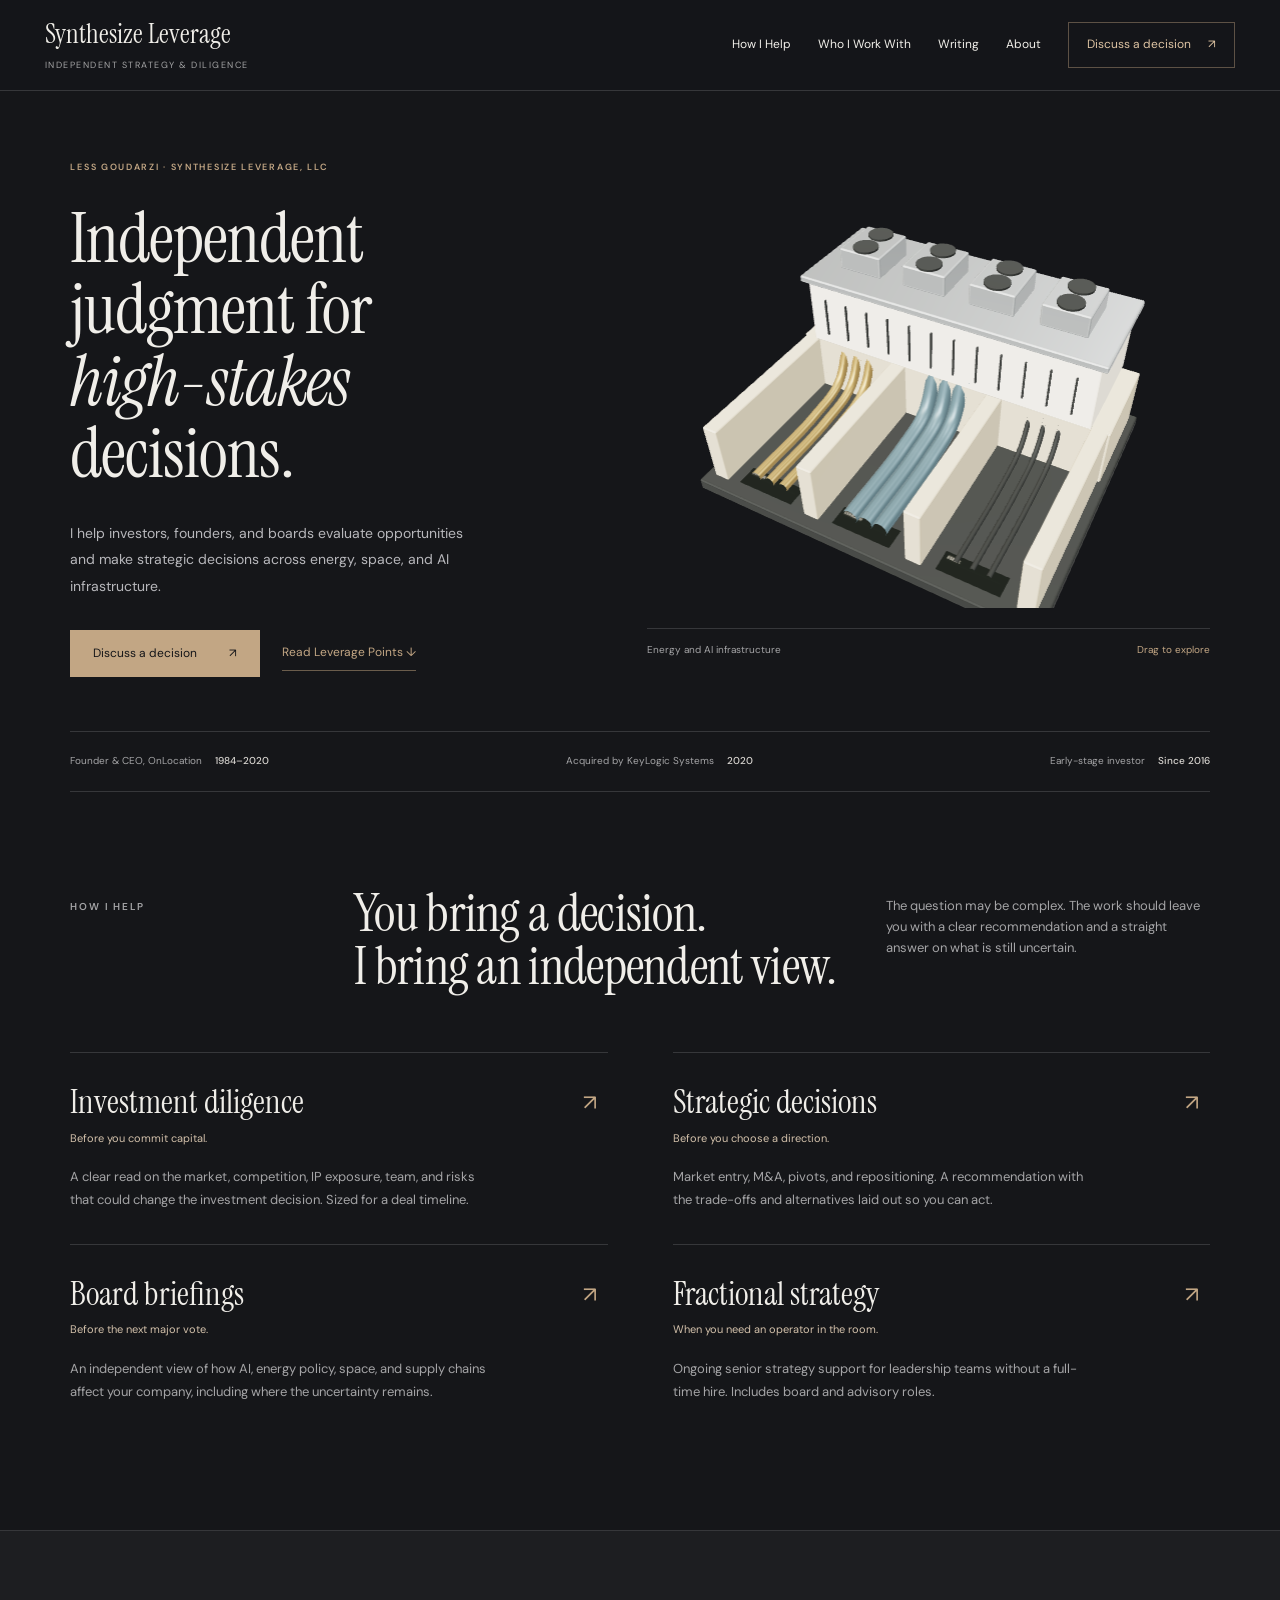
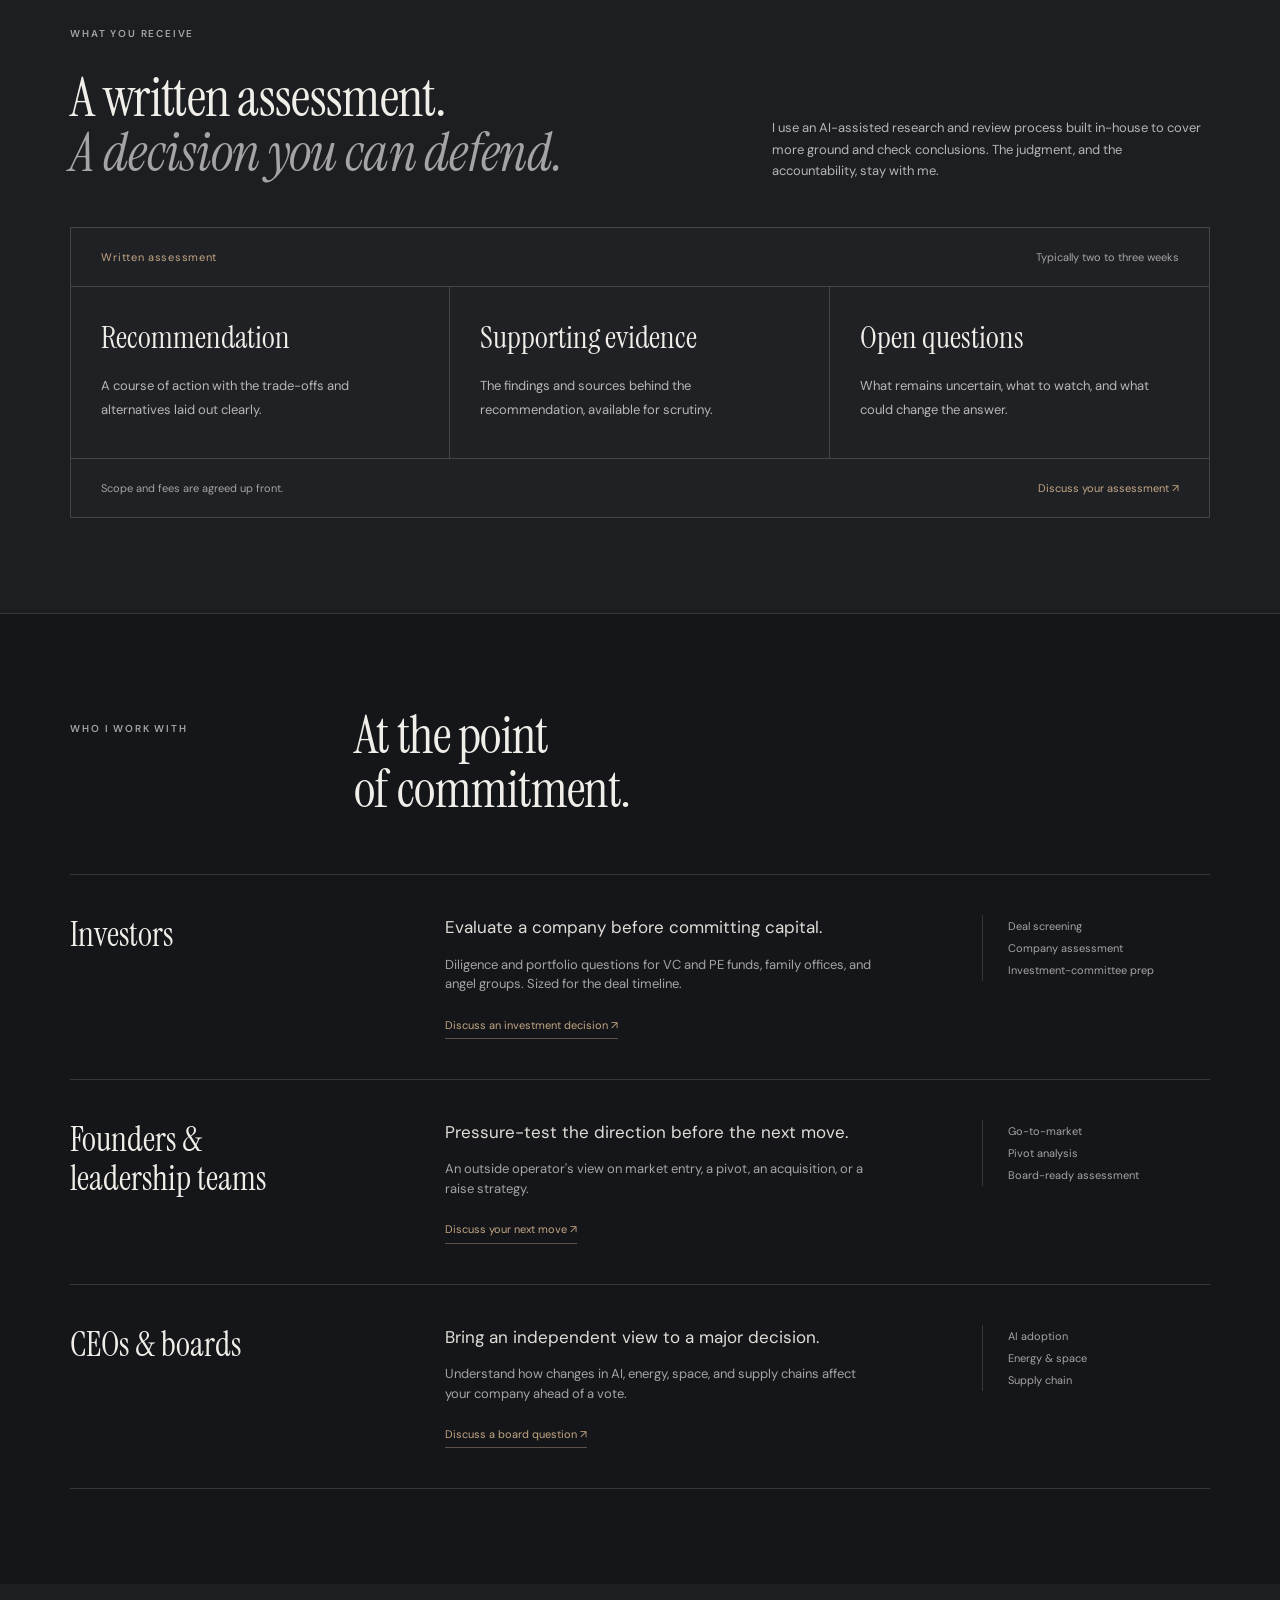
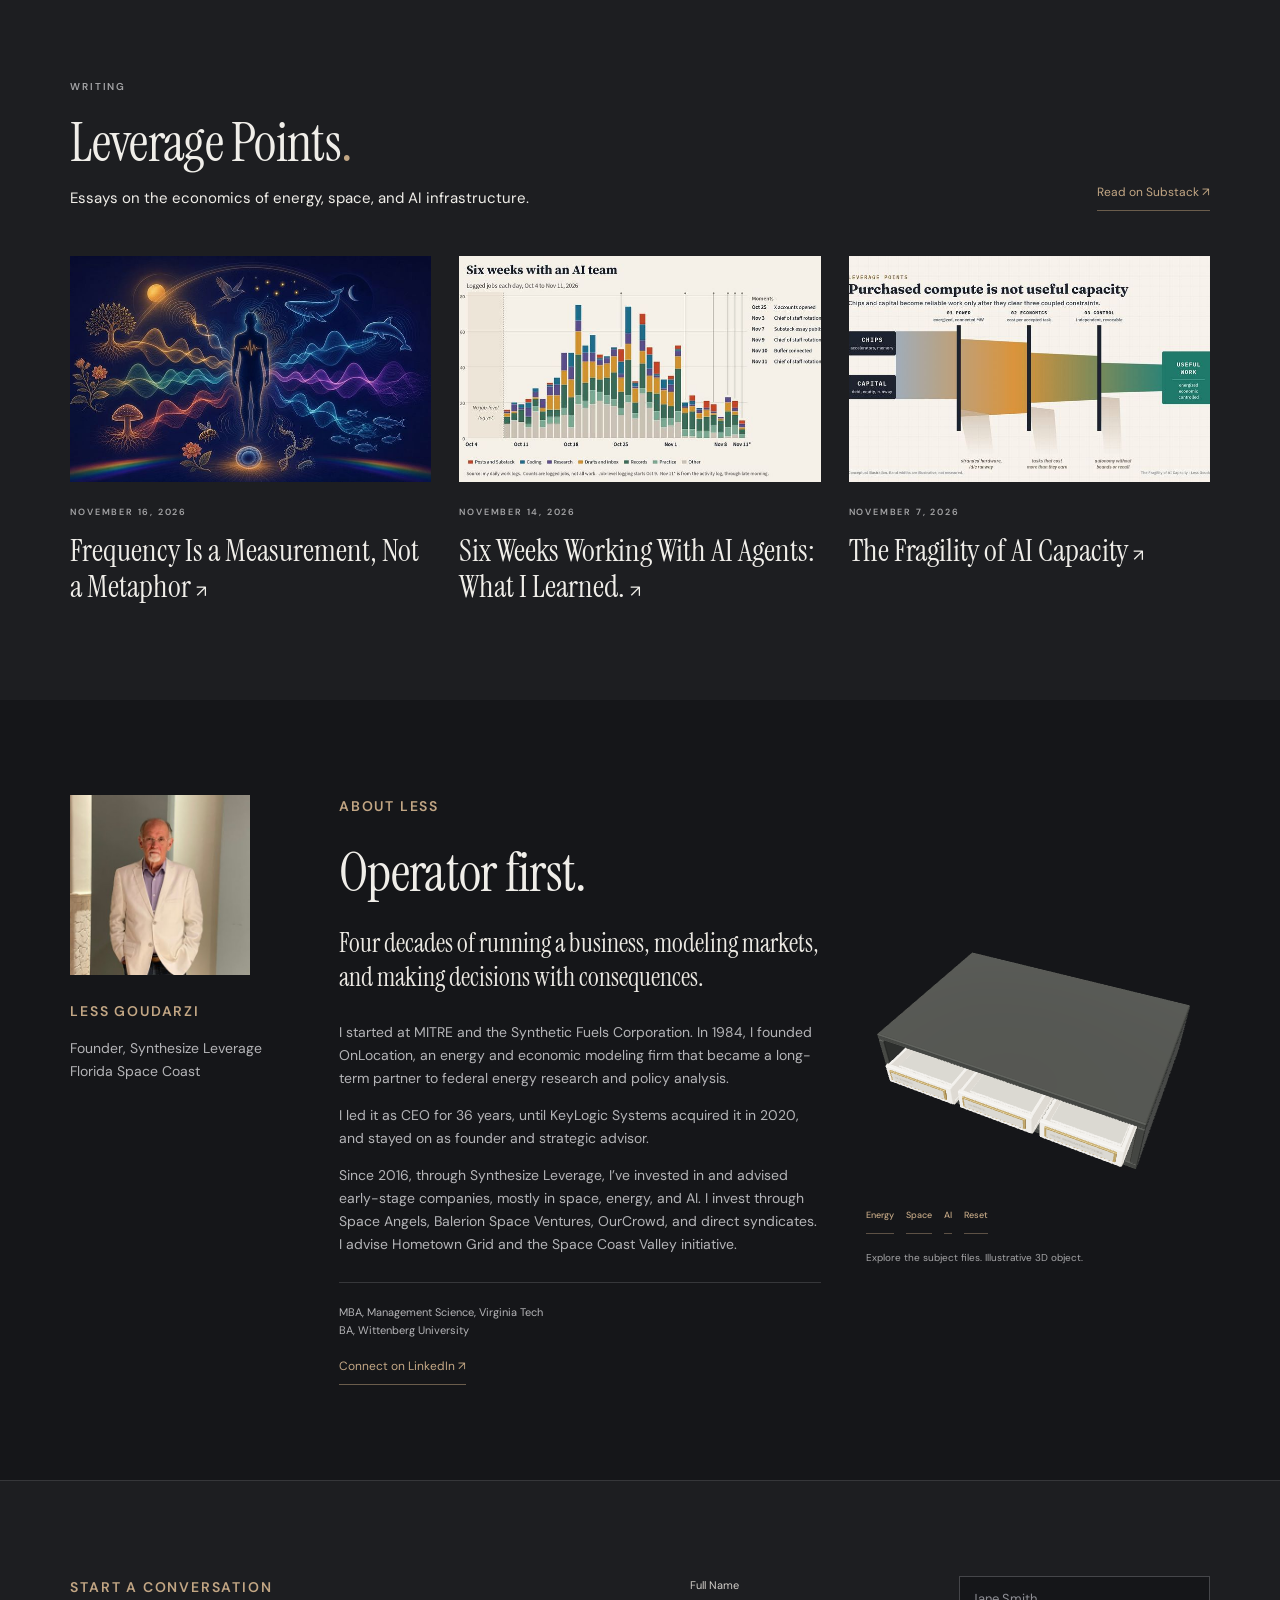
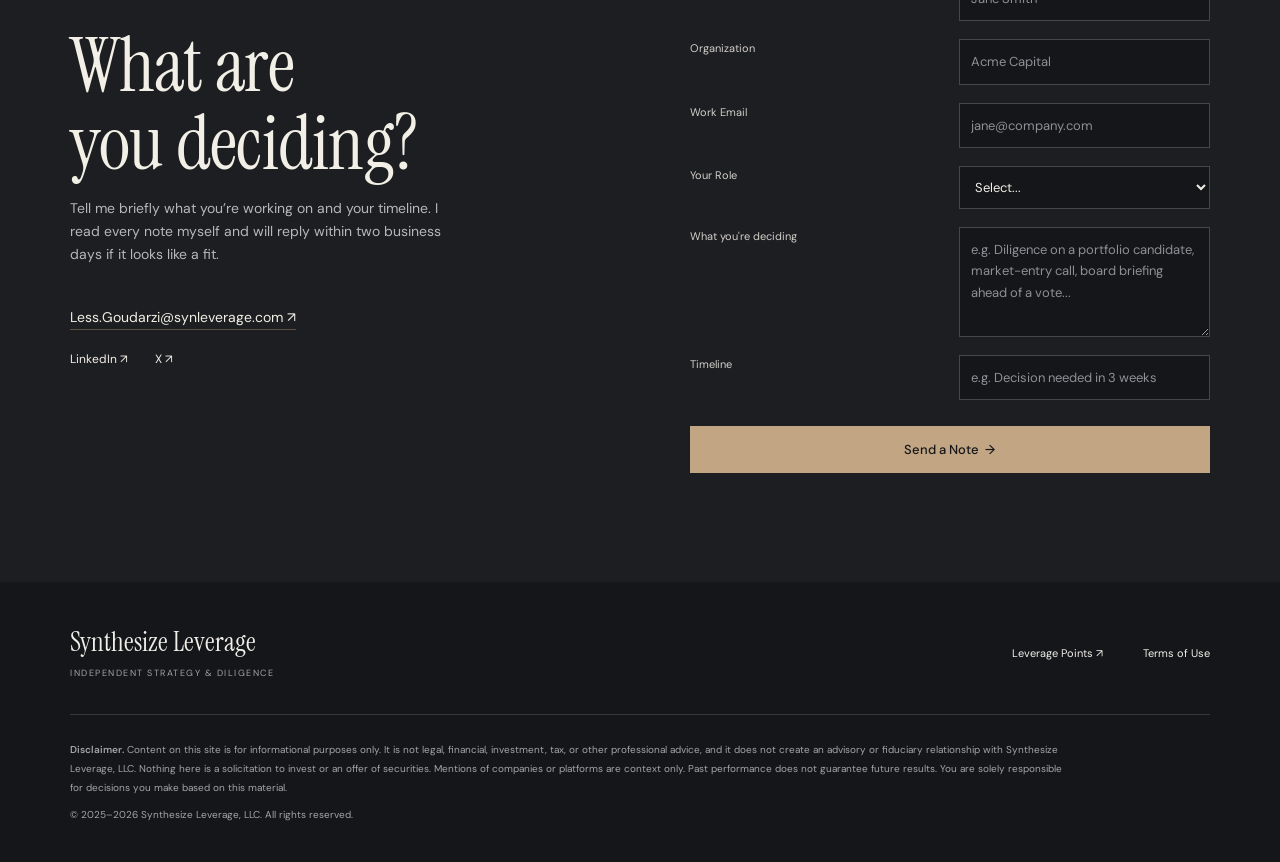
<file: index.html>
<!doctype html>
<html lang="en"><head><meta charset="utf-8"><meta name="viewport" content="width=device-width,initial-scale=1"><meta name="robots" content="noindex,nofollow"><title>Less Goudarzi &#8212; Synthesize Leverage</title><meta name="description" content="Independent strategy and diligence for investors, founders and boards. Energy, space and AI infrastructure. Led by Less Goudarzi."><link rel="stylesheet" href="style.css"><link rel="stylesheet" href="assets/fonts.css"><link rel="stylesheet" href="dark.css"><script type="importmap">{"imports":{"three":"./vendor/three.module.js","three/addons/":"./vendor/addons/"}}</script><link rel="stylesheet" href="refined.css"><link rel="icon" href="assets/favicon.ico" sizes="any"><link rel="icon" type="image/png" href="assets/favicon.png" sizes="256x256"><link rel="apple-touch-icon" href="assets/apple-touch-icon.png"></head>
<body><a class="skip" href="#main">Skip to content</a><header><div class="header-inner"><a class="wordmark" href="#main" aria-label="Synthesize Leverage home">Synthesize Leverage<span>Independent strategy & diligence</span></a><button class="menu-toggle" aria-controls="navigation" aria-expanded="false">Menu <span aria-hidden="true">+</span></button><nav id="navigation" aria-label="Main navigation"><a href="#how-i-help">How I Help</a><a href="#who-i-work-with">Who I Work With</a><a href="#writing">Writing</a><a href="#about">About</a><a class="nav-contact" href="#contact">Discuss a decision <span aria-hidden="true">&#8599;</span></a></nav></div></header>
<main id="main"><section class="hero wrap"><div class="hero-copy"><p class="eyebrow">Less Goudarzi · Synthesize Leverage, LLC</p><h1>Independent judgment for <em>high-stakes</em> decisions.</h1><p class="intro">I help investors, founders, and boards evaluate opportunities and make strategic decisions across energy, space, and AI infrastructure.</p><div class="actions"><a class="button" href="#contact">Discuss a decision <span aria-hidden="true">&#8599;</span></a><a class="text-link" href="#writing">Read Leverage Points <span aria-hidden="true">&#8595;</span></a></div></div><figure class="hero-object object-view" data-model="infrastructure-cross-section"><div class="model-stage" aria-label="Interactive infrastructure model"><img src="assets/infrastructure-cross-section.png" width="1254" height="1254" alt="Infrastructure cutaway showing the power, cooling and connections beneath a data center"></div><figcaption>Energy and AI infrastructure <span>Drag to explore</span></figcaption><p class="model-status" role="status"></p></figure></section>
<div class="credentials wrap"><span>Founder & CEO, OnLocation <b>1984&#8211;2020</b></span><span>Acquired by KeyLogic Systems <b>2020</b></span><span>Early-stage investor <b>Since 2016</b></span></div>
<section id="how-i-help" class="wrap section services"><div class="section-heading"><p class="eyebrow">How I help</p><h2>You bring a decision.<br>I bring an independent view.</h2><p>The question may be complex. The work should leave you with a clear recommendation and a straight answer on what is still uncertain.</p></div><div class="service-list"><article><div><h3>Investment diligence</h3><p class="when">Before you commit capital.</p></div><p>A clear read on the market, competition, IP exposure, team, and risks that could change the investment decision. Sized for a deal timeline.</p><a href="#contact" aria-label="Discuss investment diligence">&#8599;</a></article><article><div><h3>Strategic decisions</h3><p class="when">Before you choose a direction.</p></div><p>Market entry, M&A, pivots, and repositioning. A recommendation with the trade-offs and alternatives laid out so you can act.</p><a href="#contact" aria-label="Discuss strategic decisions">&#8599;</a></article><article><div><h3>Board briefings</h3><p class="when">Before the next major vote.</p></div><p>An independent view of how AI, energy policy, space, and supply chains affect your company, including where the uncertainty remains.</p><a href="#contact" aria-label="Discuss board briefings">&#8599;</a></article><article><div><h3>Fractional strategy</h3><p class="when">When you need an operator in the room.</p></div><p>Ongoing senior strategy support for leadership teams without a full-time hire. Includes board and advisory roles.</p><a href="#contact" aria-label="Discuss fractional strategy">&#8599;</a></article></div></section>
<section id="what-you-receive" class="deliverable"><div class="wrap section"><div class="delivery-top"><div><p class="eyebrow">What you receive</p><h2>A written assessment.<br><em>A decision you can defend.</em></h2></div><p>I use an AI-assisted research and review process built in-house to cover more ground and check conclusions. The judgment, and the accountability, stay with me.</p></div><div class="assessment-sheet"><div class="sheet-header"><span>Written assessment</span><span>Typically two to three weeks</span></div><div class="assessment-columns"><article><h3>Recommendation</h3><p>A course of action with the trade-offs and alternatives laid out clearly.</p></article><article><h3>Supporting evidence</h3><p>The findings and sources behind the recommendation, available for scrutiny.</p></article><article><h3>Open questions</h3><p>What remains uncertain, what to watch, and what could change the answer.</p></article></div><div class="sheet-footer"><p>Scope and fees are agreed up front.</p><a href="#contact">Discuss your assessment &#8599;</a></div></div></div></section>
<section id="who-i-work-with" class="wrap section"><div class="section-heading"><p class="eyebrow">Who I work with</p><h2>At the point<br>of commitment.</h2></div><div class="audience-rows"><article><h3>Investors</h3><div><p>Evaluate a company before committing capital.</p><p class="audience-description">Diligence and portfolio questions for VC and PE funds, family offices, and angel groups. Sized for the deal timeline.</p><a href="#contact">Discuss an investment decision &#8599;</a></div><span>Deal screening<br>Company assessment<br>Investment-committee prep</span></article><article><h3>Founders &<br>leadership teams</h3><div><p>Pressure-test the direction before the next move.</p><p class="audience-description">An outside operator's view on market entry, a pivot, an acquisition, or a raise strategy.</p><a href="#contact">Discuss your next move &#8599;</a></div><span>Go-to-market<br>Pivot analysis<br>Board-ready assessment</span></article><article><h3>CEOs & boards</h3><div><p>Bring an independent view to a major decision.</p><p class="audience-description">Understand how changes in AI, energy, space, and supply chains affect your company ahead of a vote.</p><a href="#contact">Discuss a board question &#8599;</a></div><span>AI adoption<br>Energy & space<br>Supply chain</span></article></div></section>
<section id="writing" class="writing section"><div class="wrap"><div class="writing-heading"><div><p class="eyebrow">Writing</p><h2>Leverage Points<span class="period">.</span></h2><p>Essays on the economics of energy, space, and AI infrastructure.</p></div><a class="text-link" href="https://lessgoudarzi.substack.com/">Read on Substack &#8599;</a></div><div class="articles"><article><a href="https://lessgoudarzi.substack.com/p/frequency-is-a-measurement-not-a-metaphor" class="article-image"><img src="assets/frequency-is-a-measurement-not-a-metaphor.jpg" loading="lazy" width="800" height="450" alt="A figure among waves, nature, and a glowing brain"></a><p class="eyebrow"><time>November 16, 2026</time></p><h3><a href="https://lessgoudarzi.substack.com/p/frequency-is-a-measurement-not-a-metaphor">Frequency Is a Measurement, Not a Metaphor <span aria-hidden="true">&#8599;</span></a></h3></article><article><a href="https://lessgoudarzi.substack.com/p/six-weeks-working-with-ai-agents" class="article-image"><img src="assets/six-weeks-working-with-ai-agents.jpg" loading="lazy" width="800" height="450" alt="Chart of logged AI-agent jobs from October 4 to November 11, 2026"></a><p class="eyebrow"><time>November 14, 2026</time></p><h3><a href="https://lessgoudarzi.substack.com/p/six-weeks-working-with-ai-agents">Six Weeks Working With AI Agents: What I Learned. <span aria-hidden="true">&#8599;</span></a></h3></article><article><a href="https://lessgoudarzi.substack.com/p/the-fragility-of-ai-capacity" class="article-image"><img src="assets/the-fragility-of-ai-capacity.jpg" loading="lazy" width="800" height="450" alt="Diagram showing the constraints between AI capacity and useful work"></a><p class="eyebrow"><time>November 7, 2026</time></p><h3><a href="https://lessgoudarzi.substack.com/p/the-fragility-of-ai-capacity">The Fragility of AI Capacity <span aria-hidden="true">&#8599;</span></a></h3></article></div></div></section>
<section id="about" class="wrap section about"><div class="portrait"><img src="assets/less-goudarzi.jpg" width="400" height="400" loading="lazy" alt="Less Goudarzi, founder of Synthesize Leverage"><p class="eyebrow">Less Goudarzi</p><p>Founder, Synthesize Leverage<br>Florida Space Coast</p></div><div><p class="eyebrow">About Less</p><h2>Operator first.</h2><p class="large">Four decades of running a business, modeling markets, and making decisions with consequences.</p><p>I started at MITRE and the Synthetic Fuels Corporation. In 1984, I founded OnLocation, an energy and economic modeling firm that became a long-term partner to federal energy research and policy analysis.</p><p>I led it as CEO for 36 years, until KeyLogic Systems acquired it in 2020, and stayed on as founder and strategic advisor.</p><p>Since 2016, through Synthesize Leverage, I&#8217;ve invested in and advised early-stage companies, mostly in space, energy, and AI. I invest through Space Angels, Balerion Space Ventures, OurCrowd, and direct syndicates. I advise Hometown Grid and the Space Coast Valley initiative.</p><p class="small education">MBA, Management Science, Virginia Tech<br>BA, Wittenberg University</p><a class="text-link" href="https://www.linkedin.com/in/lessgoudarzi">Connect on LinkedIn &#8599;</a></div><figure class="archive object-view" data-model="operators-archive"><div class="model-stage" role="img" aria-label="Interactive subject archive. Drag to rotate."><img src="assets/operators-archive.webp" width="1254" height="1254" alt="Archive of energy, space and AI infrastructure"></div><div class="object-tools"><button type="button" data-animate="energy" aria-pressed="false">Energy</button><button type="button" data-animate="space" aria-pressed="false">Space</button><button type="button" data-animate="ai" aria-pressed="false">AI</button><button type="button" data-reset>Reset</button></div><figcaption>Explore the subject files. Illustrative 3D object.</figcaption><p class="model-status" role="status"></p></figure></section>
<section id="contact" class="contact section"><div class="wrap contact-grid"><div><p class="eyebrow">Start a conversation</p><h2>What are<br>you deciding?</h2><p>Tell me briefly what you&#8217;re working on and your timeline. I read every note myself and will reply within two business days if it looks like a fit.</p><a class="email" href="mailto:Less.Goudarzi@synleverage.com">Less.Goudarzi@synleverage.com &#8599;</a><div class="socials"><a href="https://www.linkedin.com/in/lessgoudarzi">LinkedIn &#8599;</a><a href="https://x.com/LessGoudarzi">X &#8599;</a></div></div><div class="form-panel"><form id="contact-form" action="https://formspree.io/f/xjkvqpdr" method="POST" class="demo-form">
          <label for="cf-name">Full Name</label>
          <input type="text" id="cf-name" name="name" required placeholder="Jane Smith" />

          <label for="cf-org">Organization</label>
          <input type="text" id="cf-org" name="organization" required placeholder="Acme Capital" />

          <label for="cf-email">Work Email</label>
          <input type="email" id="cf-email" name="email" required placeholder="jane@company.com" />

          <label for="cf-role">Your Role</label>
          <select id="cf-role" name="role" required>
            <option value="">Select...</option>
            <option value="vc-partner">VC / PE Partner</option>
            <option value="vc-associate">VC / PE Associate / Analyst</option>
            <option value="founder-ceo">Founder / CEO</option>
            <option value="cfo-coo">CFO / COO / CRO</option>
            <option value="board-advisor">Board Member / Advisor</option>
            <option value="family-office">Family Office</option>
            <option value="other">Other</option>
          </select>

          <label for="cf-deciding">What you're deciding</label>
          <textarea id="cf-deciding" name="deciding" rows="3" required placeholder="e.g. Diligence on a portfolio candidate, market-entry call, board briefing ahead of a vote..."></textarea>

          <label for="cf-timeline">Timeline</label>
          <input type="text" id="cf-timeline" name="timeline" placeholder="e.g. Decision needed in 3 weeks" />

          <input type="hidden" name="_subject" value="SynLeverage: Start a Conversation" />
          <button type="submit" class="btn primary" style="width:100%;margin-top:8px;padding:14px;font-size:15px">
            Send a Note &nbsp;→
          </button>
        </form><p class="form-status" role="status" aria-live="polite"></p></div></div></section>
</main><footer class="wrap"><div class="footer-top"><a class="wordmark" href="#main">Synthesize Leverage<span>Independent strategy & diligence</span></a><a href="https://lessgoudarzi.substack.com/">Leverage Points &#8599;</a><a href="terms.html">Terms of Use</a></div><p class="legal"><strong>Disclaimer.</strong> Content on this site is for informational purposes only. It is not legal, financial, investment, tax, or other professional advice, and it does not create an advisory or fiduciary relationship with Synthesize Leverage, LLC. Nothing here is a solicitation to invest or an offer of securities. Mentions of companies or platforms are context only. Past performance does not guarantee future results. You are solely responsible for decisions you make based on this material.</p><p class="copyright">© 2025&#8211;2026 Synthesize Leverage, LLC. All rights reserved.</p></footer><script src="app.js"></script><script type="module" src="objects.js"></script></body></html>
</file>
<file: style.css>
:root{--paper:#f1eee6;--ink:#292d27;--muted:#62665a;--accent:#606747;--line:#cecdbf;--serif:'Instrument Serif',Georgia,serif;--sans:'DM Sans',Arial,sans-serif}*{box-sizing:border-box}html{scroll-behavior:smooth;scroll-padding-top:110px}body{margin:0;background:var(--paper);color:var(--ink);font-family:var(--sans);font-size:15px;line-height:1.65}a{color:inherit;text-decoration:none}a:hover{color:var(--accent)}button,input,select,textarea{font:inherit}button,a,input,select,textarea{outline-offset:5px}:focus-visible{outline:2px solid var(--accent)}img{display:block;max-width:100%;height:auto}figure{margin:0}.wrap{width:min(1280px,89%);margin:auto}header{position:sticky;top:0;background:#f1eee6f5;z-index:10;border-bottom:1px solid var(--line)}.header-inner{width:min(1400px,93%);margin:auto;display:flex;align-items:center;justify-content:space-between;min-height:98px;gap:30px}.wordmark{font-family:var(--serif);font-size:30px;line-height:1.1;white-space:nowrap}.wordmark span{display:block;font:9px var(--sans);letter-spacing:1.8px;text-transform:uppercase;margin-top:10px}nav{display:flex;align-items:center;gap:27px;font-size:12px}.nav-contact{border:1px solid var(--accent);padding:12px 18px;color:var(--accent)}.nav-contact span{margin-left:14px}.menu-toggle{display:none}.hero{display:grid;grid-template-columns:1.02fr 1fr;align-items:center;min-height:690px;padding:55px 0 45px;gap:20px}.eyebrow{font-size:10px;font-weight:600;letter-spacing:1.8px;text-transform:uppercase;margin:0 0 28px;color:var(--muted)}h1,h2,h3{font-family:var(--serif);font-weight:400;line-height:1.03;margin:0}h1{font-size:clamp(54px,5.9vw,84px);letter-spacing:-1.9px;max-width:640px}em{font-weight:400;color:var(--accent)}.intro{max-width:475px;font-size:16px;line-height:1.85;margin:30px 0}.actions{display:flex;gap:26px;align-items:center;flex-wrap:wrap;margin-top:30px}.button{display:inline-flex;align-items:center;gap:32px;background:var(--accent);color:#fff;padding:14px 22px;font-size:12px}.button:hover{background:#464d35;color:white}.text-link{font-size:12px;color:var(--accent);display:inline-block;border-bottom:1px solid #8f947d;padding:7px 0}.hero-object img{width:100%;filter:drop-shadow(8px 20px 16px #282b2420)}figcaption{font-size:10px;color:var(--muted);line-height:1.6}.hero-object figcaption{margin:6px 0 0 30px}.credentials{border-top:1px solid var(--line);border-bottom:1px solid var(--line);display:flex;justify-content:space-between;padding:21px 0;gap:22px;font-size:11px;color:var(--muted)}.credentials b{font-weight:500;color:var(--ink);margin-left:10px}.section{padding-top:105px;padding-bottom:105px}h2{font-size:clamp(42px,4.2vw,60px);letter-spacing:-.7px}.section-heading{display:grid;grid-template-columns:1fr 2fr 1.3fr;gap:35px;align-items:start;margin-bottom:58px}.section-heading .eyebrow{padding-top:12px}.section-heading p:last-child{margin:8px 0 0;font-size:13px}.service-list{border-top:1px solid var(--line);margin-left:25%}.service-list article{display:grid;grid-template-columns:1fr 1.25fr 20px;gap:30px;padding:30px 0;border-bottom:1px solid var(--line)}h3{font-size:29px}.service-list p{font-size:13px;margin:0}.service-list .when{font-size:11px;color:var(--muted);margin-top:10px}.service-list a{color:var(--accent);font-size:22px}.deliverable{background:#e6e3d8;border-top:1px solid var(--line);border-bottom:1px solid var(--line)}.delivery-top{display:grid;grid-template-columns:1.5fr 1fr;gap:100px;align-items:end}.delivery-top>p{font-size:14px;margin:0}.memo{margin-top:55px;border:1px solid #bfbfaf;background:#f5f2e9;box-shadow:5px 5px 0 #d5d2c5;display:grid;grid-template-columns:1fr 2fr}.memo>div{padding:36px;border-right:1px solid var(--line)}.memo-label{font-family:var(--serif);font-size:33px}.small{font-size:12px;color:var(--muted)}.memo ol{list-style:none;margin:0;padding:0 36px;counter-reset:part}.memo li{padding:24px 0;border-bottom:1px solid var(--line)}.memo li:last-child{border:0}.memo li h3{font-size:26px}.memo li p{font-size:13px;margin:8px 0 0}.audiences{display:grid;grid-template-columns:repeat(3,1fr);gap:40px}.audiences article{border-top:1px solid var(--ink);padding-top:26px;display:flex;flex-direction:column}.audiences p{font-size:14px}.audiences .small{font-size:11px;min-height:40px}.audiences .text-link{align-self:start;margin-top:auto}.writing{background:#e5e5dc}.writing-heading{display:flex;align-items:end;justify-content:space-between;margin-bottom:45px;gap:25px}.writing-heading p{margin-bottom:0}.writing-heading .eyebrow{margin-bottom:20px}.period{color:var(--accent)}.articles{display:grid;grid-template-columns:repeat(3,1fr);gap:28px}.article-image{display:block;overflow:hidden;background:#d7d6ca;aspect-ratio:16/10;margin-bottom:23px}.article-image img{width:100%;height:100%;object-fit:cover;transition:transform .4s}.article-image:hover img{transform:scale(1.025)}.articles .eyebrow{font-size:9px;margin-bottom:14px}.articles h3{font-size:31px;line-height:1.15}.articles h3 span{font-family:var(--sans);font-size:17px}.about{display:grid;grid-template-columns:.7fr 1.6fr .9fr;gap:55px}.portrait img{width:180px;filter:grayscale(1);margin-bottom:25px}.portrait p{font-size:11px}.portrait .eyebrow{margin-bottom:5px}.about .large{font-family:var(--serif);font-size:26px;line-height:1.3}.about p{font-size:14px}.about .education{font-size:11px;border-top:1px solid var(--line);padding-top:20px;margin-top:25px}.archive{align-self:center}.archive img{filter:drop-shadow(4px 10px 9px #2222)}.archive figcaption{margin-top:15px}.contact{background:#2d322a;color:#f2efe6}.contact .eyebrow{color:#c5c9b2}.contact-grid{display:grid;grid-template-columns:1fr 1fr;gap:100px}.contact h2{font-size:76px}.contact-grid>div>p{max-width:390px;font-size:14px}.email{font-size:14px;display:inline-block;margin-top:25px;border-bottom:1px solid #8f947d}.contact a:hover{color:#d5d9bd}.socials{display:flex;gap:27px;font-size:12px;margin-top:20px}.form-panel form{display:grid!important;grid-template-columns:1fr 1fr;gap:18px!important}.form-panel form>div{margin:0!important}.form-panel form>div:has(textarea),.form-panel form>div:has(#cf-timeline){grid-column:1/-1}.form-panel label{font-size:11px;display:block;margin-bottom:8px;color:#e1e2d5}.form-panel input,.form-panel textarea,.form-panel select{width:100%;background:#ffffff05!important;color:#f1eee6!important;border:1px solid #707668!important;border-radius:0!important;padding:11px!important;font-size:13px!important}.form-panel input::placeholder,.form-panel textarea::placeholder{color:#aeb3a2}.form-panel select option{color:#292d27;background:#f1eee6}.form-panel textarea{min-height:110px;resize:vertical}.form-panel button{grid-column:1/-1;background:#e1e4d3;color:#303729;border:0;cursor:pointer;border-radius:0!important;font:500 13px var(--sans)!important;padding:15px!important}.form-status{font-size:12px;color:#e1e4d3}footer{padding-top:45px;padding-bottom:28px}.footer-top{display:flex;align-items:center;gap:40px;padding-bottom:35px;border-bottom:1px solid var(--line)}.footer-top .wordmark{margin-right:auto}.footer-top>a:not(.wordmark){font-size:11px}.legal{font-size:10px;line-height:1.9;color:var(--muted);max-width:1000px;margin-top:25px}.copyright{font-size:10px;color:var(--muted)}.skip{position:fixed;left:10px;top:-60px;z-index:30;background:var(--ink);color:white;padding:10px}.skip:focus{top:10px}@media(min-width:1600px){.hero{min-height:750px}}@media(max-width:1050px){nav{gap:15px}.wordmark{font-size:25px}.header-inner{gap:15px}.section-heading{grid-template-columns:1fr 2fr}.section-heading p:last-child{grid-column:2}.about{grid-template-columns:.7fr 1.6fr}.archive{display:none}.contact-grid{gap:50px}.hero{min-height:600px}.credentials b{display:block;margin-left:0}}@media(max-width:760px){html{scroll-padding-top:90px}.header-inner{min-height:80px;flex-wrap:wrap}.wordmark{font-size:26px}.wordmark span{font-size:8px}.menu-toggle{display:block;background:transparent;color:var(--ink);border:1px solid var(--line);padding:10px 14px;font-size:12px}.menu-toggle span{margin-left:12px}nav{display:none;width:100%;padding:0 0 20px;flex-direction:column;align-items:stretch;gap:0}nav.open{display:flex}nav a{padding:12px 0;border-bottom:1px solid var(--line)}nav .nav-contact{margin-top:12px;padding:12px}.hero{grid-template-columns:1fr;padding:45px 0 30px;gap:35px;min-height:0}h1{font-size:61px;letter-spacing:-1px}.hero .eyebrow{font-size:9px;margin-bottom:25px}.intro{font-size:15px;margin-top:24px}.actions{gap:22px}.hero-object{max-width:480px;margin:auto}.hero-object figcaption{margin-left:0;text-align:center}.credentials{flex-direction:column;gap:9px;padding:20px 0}.credentials b{display:inline;margin-left:8px}.section{padding:65px 0}.section-heading{display:block;margin-bottom:35px}.section-heading .eyebrow{padding:0}.section-heading p:last-child{margin-top:24px;max-width:450px}.service-list{margin-left:0}.service-list article{grid-template-columns:1fr 20px;gap:15px;padding:25px 0}.service-list article>p{grid-row:2;grid-column:1}.service-list article>a{grid-column:2;grid-row:1}h2{font-size:46px}.delivery-top{display:block}.delivery-top>p{margin-top:25px}.memo{grid-template-columns:1fr;margin-top:35px}.memo>div{border-right:0;border-bottom:1px solid var(--line);padding:25px}.memo ol{padding:0 25px}.audiences{grid-template-columns:1fr;gap:35px}.audiences p{max-width:460px}.audiences .small{min-height:0}.writing-heading{display:block}.writing-heading>.text-link{margin-top:18px}.articles{grid-template-columns:1fr;gap:40px}.article-image{aspect-ratio:16/9}.articles h3{font-size:32px}.about{grid-template-columns:1fr;gap:30px}.portrait{display:grid;grid-template-columns:100px 1fr;column-gap:20px}.portrait img{width:100px;grid-row:1/3;margin:0}.portrait p{margin:0;align-self:start}.portrait .eyebrow{align-self:end;margin-bottom:8px}.contact-grid{grid-template-columns:1fr;gap:40px}.contact h2{font-size:60px}.form-panel form{gap:16px!important}.form-panel form>div{grid-column:1/-1}.footer-top{flex-wrap:wrap;gap:25px}.footer-top .wordmark{width:100%;margin-bottom:10px}}@media(prefers-reduced-motion:reduce){html{scroll-behavior:auto}*{transition:none!important}}
@media(max-width:760px){.form-panel form{grid-template-columns:1fr;gap:8px!important}.form-panel input,.form-panel select,.form-panel textarea{margin-bottom:13px}.form-panel label{margin-bottom:0}}
</file>
<file: assets/fonts.css>
﻿@font-face {
  font-family: 'DM Sans';
  font-style: normal;
  font-weight: 400;
  font-display: swap;
  src: url(font-0.ttf) format('truetype');
}
@font-face {
  font-family: 'DM Sans';
  font-style: normal;
  font-weight: 500;
  font-display: swap;
  src: url(font-1.ttf) format('truetype');
}
@font-face {
  font-family: 'DM Sans';
  font-style: normal;
  font-weight: 600;
  font-display: swap;
  src: url(font-2.ttf) format('truetype');
}
@font-face {
  font-family: 'Instrument Serif';
  font-style: italic;
  font-weight: 400;
  font-display: swap;
  src: url(font-3.ttf) format('truetype');
}
@font-face {
  font-family: 'Instrument Serif';
  font-style: normal;
  font-weight: 400;
  font-display: swap;
  src: url(font-4.ttf) format('truetype');
}
</file>
<file: dark.css>
:root{--paper:#171b18;--ink:#e8e5da;--muted:#a9afa1;--accent:#bdc49b;--line:#3e453c;color-scheme:dark}body{background:var(--paper)}header{background:#171b18f5}.nav-contact{border-color:#667057}.button{background:#bdc49b;color:#1c2118}.button:hover{background:#d3d8bd;color:#171b18}.text-link{border-color:#6f785d}.credentials b{color:#e8e5da}.hero{min-height:720px;gap:40px}.hero-object{align-self:center;width:100%}.hero-object img,.archive img{filter:none}.object-view{position:relative}.model-stage{position:relative;height:490px;width:100%;isolation:isolate}.model-stage img{height:100%;width:100%;object-fit:contain}.model-stage canvas{display:block;max-width:100%;touch-action:pan-y;cursor:grab}.model-stage canvas:active{cursor:grabbing}.object-tools{display:flex;align-items:center;justify-content:center;flex-wrap:wrap;gap:8px;margin:8px 0 16px}.object-tools>span{font-size:10px;color:var(--muted);margin-right:5px}.object-tools button{font:500 10px var(--sans);border:1px solid #58634c;background:#242b23;color:var(--ink);padding:8px 10px;min-height:36px;cursor:pointer}.object-tools button:hover,.object-tools button[aria-pressed=true]{background:#bdc49b;color:#171b18}.object-tools button:disabled{opacity:.4;cursor:default}.hero-object figcaption{margin:0;text-align:center}.model-status{font-size:11px;color:var(--muted);text-align:center}.deliverable{background:#222820;border-color:var(--line)}.delivery-top{grid-template-columns:1.4fr 1fr;gap:80px}.assessment-layout{display:grid;grid-template-columns:1fr 1.6fr;gap:80px;margin-top:65px;align-items:start}.assessment-intro{border-left:2px solid var(--accent);padding:6px 0 8px 28px}.assessment-intro h3{font-size:32px;line-height:1.15;margin:16px 0 23px}.assessment-intro p{font-size:13px;color:var(--muted);max-width:270px}.assessment-intro .eyebrow{font-size:9px}.assessment-parts{border-top:1px solid #69715e}.assessment-parts details{border-bottom:1px solid #515c47;padding:25px 0}.assessment-parts summary{display:flex;justify-content:space-between;align-items:center;gap:20px;cursor:pointer;font:35px var(--serif);list-style:none}.assessment-parts summary::-webkit-details-marker{display:none}.detail-symbol{font:24px var(--sans);color:var(--accent)}details[open] .detail-symbol{transform:rotate(45deg)}.assessment-parts details p{color:#bec4b4;font-size:14px;line-height:1.9;max-width:480px;margin:20px 35px 0 0}.audience-layout{display:grid;grid-template-columns:1fr 1.5fr;gap:80px;border-top:1px solid var(--line);padding-top:35px}.audience-tabs{display:flex;flex-direction:column;align-items:stretch}.audience-tabs button{display:flex;justify-content:space-between;gap:25px;text-align:left;color:var(--muted);font:27px var(--serif);line-height:1.25;border:0;border-bottom:1px solid var(--line);background:transparent;padding:22px 12px 22px 0;cursor:pointer}.audience-tabs button span{font:18px var(--sans);margin-top:4px}.audience-tabs button[aria-selected=true]{color:var(--accent);border-color:var(--accent)}.audience-panels{min-height:400px;background:#242b23;padding:40px 45px;border-top:2px solid var(--accent)}.audience-panels h3{font-size:48px;line-height:1.04}.audience-panels p:not(.eyebrow){font-size:14px;color:#c0c6b7;max-width:440px}.audience-panels ul{list-style:none;padding:0;margin:22px 0 30px;display:flex;flex-wrap:wrap;gap:8px 20px;color:var(--muted);font-size:11px}.audience-panels li{border-bottom:1px solid #59634c;padding-bottom:5px}.audience-panels .eyebrow{font-size:9px;margin-bottom:22px}.writing{background:#20261f}.article-image{background:#343b2e}.portrait img{filter:none}.about{grid-template-columns:.65fr 1.4fr 1fr;gap:40px}.archive .model-stage{height:290px}.archive .object-tools{gap:5px;justify-content:start}.archive .object-tools button{font-size:9px;padding:6px 8px}.archive figcaption{font-size:10px}.contact{background:#292f25}.form-panel input,.form-panel select,.form-panel textarea{background:#171c1655!important;border-color:#69725e!important}.skip{background:#bdc49b;color:#171b18}.legal,.copyright{color:var(--muted)}@media(max-width:1050px){.hero{gap:15px}.model-stage{height:430px}.assessment-layout,.audience-layout{gap:45px}.about{grid-template-columns:.65fr 1.4fr}.archive{display:block;grid-column:2;max-width:430px;width:100%}.archive .model-stage{height:340px}}@media(max-width:760px){.hero{min-height:0;gap:25px}.hero-object{max-width:100%}.model-stage{height:380px}.object-tools button{min-height:40px}.delivery-top{display:block}.assessment-layout{grid-template-columns:1fr;gap:35px;margin-top:35px}.assessment-intro{padding-left:20px}.assessment-intro h3{font-size:30px}.assessment-intro p{max-width:100%}.assessment-parts summary{font-size:30px}.assessment-parts details{padding:22px 0}.audience-layout{grid-template-columns:1fr;gap:25px;padding-top:12px}.audience-tabs button{font-size:24px;padding:18px 0}.audience-panels{padding:30px 25px;min-height:420px}.audience-panels h3{font-size:43px}.about{grid-template-columns:1fr}.archive{grid-column:1;max-width:100%}.archive .model-stage{height:320px}.archive .object-tools{justify-content:center}.archive figcaption{text-align:center}.hero .intro{max-width:100%}}@media(prefers-reduced-motion:reduce){.detail-symbol{transition:none}}
</file>
<file: refined.css>
:root{--paper:#151619;--ink:#f0eee9;--muted:#a4a4a6;--accent:#c2a684;--line:#36373a;color-scheme:dark}body{background:var(--paper)}header{background:#151619f5}.header-inner{min-height:90px}.wordmark{font-size:27px}.wordmark span{color:#a4a4a6;letter-spacing:1.5px}nav{font-size:12px}.nav-contact{border-color:#5d5145;color:#ddc3a3}.button{background:#c2a684;color:#151619;padding:14px 23px}.button:hover{background:#dcc7ad;color:#151619}.text-link{border-color:#6b5d4c}.hero{grid-template-columns:1fr 1.1fr;gap:65px;min-height:640px;padding:65px 0 50px}.hero h1{font-size:clamp(52px,5.5vw,78px);line-height:1.02;letter-spacing:-1px}.hero h1 em{color:var(--ink)}.hero .eyebrow{color:#c2a684;font-size:9px;letter-spacing:1.7px;margin-bottom:28px}.hero .intro{font-size:14px;color:#b7b7bb;line-height:1.9;max-width:420px}.hero .actions{gap:22px}.hero-object .model-stage{height:440px}.hero-object figcaption{display:flex;justify-content:space-between;margin:20px 0 0;text-align:left;border-top:1px solid var(--line);padding-top:13px;font-size:10px;color:#a4a4a6}.hero-object figcaption span{color:#c2a684}.model-stage canvas:focus-visible{outline:1px solid var(--accent);outline-offset:5px}.model-stage canvas{border-radius:0}.credentials{font-size:10px;color:#a4a4a6}.credentials b{color:#d8d5d0}.section{padding-top:95px;padding-bottom:95px}.section-heading{grid-template-columns:1fr 2fr 1.3fr}.section-heading h2{font-size:52px}.section-heading p:last-child{color:#a4a4a6}.service-list{margin-left:0;display:grid;grid-template-columns:1fr 1fr;border-top:0;gap:0 65px}.service-list article{grid-template-columns:1fr 25px;border-top:1px solid var(--line);border-bottom:0;padding:32px 0;gap:18px}.service-list article>p{grid-row:2;grid-column:1;max-width:420px;color:#a4a4a6;line-height:1.8}.service-list article>a{grid-column:2;grid-row:1}.service-list h3{font-size:33px}.service-list .when{color:#d2c0aa}.deliverable{background:#1d1e21;border-color:var(--line)}.delivery-top{gap:90px}.delivery-top h2 em{color:#a4a4a6}.delivery-top>p{color:#b5b5b8;font-size:13px}.assessment-sheet{margin-top:45px;border:1px solid #45464a;background:#202125}.sheet-header,.sheet-footer{display:flex;justify-content:space-between;gap:20px;padding:20px 30px;font-size:11px;align-items:center}.sheet-header{border-bottom:1px solid #45464a;color:#c2a684;letter-spacing:.7px}.sheet-header span:last-child{color:#a4a4a6;letter-spacing:0}.assessment-columns{display:grid;grid-template-columns:repeat(3,1fr)}.assessment-columns article{padding:35px 30px;border-right:1px solid #45464a}.assessment-columns article:last-child{border:0}.assessment-columns h3{font-size:31px}.assessment-columns p{font-size:13px;color:#b6b6b9;line-height:1.9;margin:20px 0 0}.sheet-footer{border-top:1px solid #45464a}.sheet-footer p{margin:0;color:#a4a4a6}.sheet-footer a{color:#c2a684}.audience-rows{border-top:1px solid var(--line)}.audience-rows article{display:grid;grid-template-columns:1fr 1.5fr .7fr;gap:50px;padding:40px 0;border-bottom:1px solid var(--line)}.audience-rows h3{font-size:34px;line-height:1.15}.audience-rows p{margin:0;font-size:17px;color:#e0ddd8;line-height:1.5}.audience-rows p.audience-description{font-size:13px;color:#a4a4a6;margin-top:14px;max-width:430px}.audience-rows a{display:inline-block;font-size:11px;color:#c2a684;margin-top:22px;border-bottom:1px solid #5d5145;padding-bottom:4px}.audience-rows article>span{font-size:11px;line-height:2;color:#a4a4a6;border-left:1px solid var(--line);padding-left:25px;align-self:start}.writing{background:#1d1e21}.period{color:#c2a684}.article-image{background:#27282b}.contact{background:#1d1e21;border-top:1px solid var(--line)}.contact .eyebrow{color:#c2a684}.contact-grid>div>p{color:#b7b7bb}.contact a:hover{color:#e6ceb0}.contact .email{border-color:#5d5145}.form-panel input,.form-panel select,.form-panel textarea{background:#151619!important;border-color:#45464a!important}.form-panel label{color:#d2cfca}.form-panel button{background:#c2a684;color:#151619}.form-panel input::placeholder,.form-panel textarea::placeholder{color:#8f8f95}.form-panel select option{background:#151619;color:#f0eee9}.about{gap:45px}.about p{color:#b4b4b7}.about .large{color:#ece9e3}.about .eyebrow{color:#c2a684}.archive .object-tools{gap:12px}.archive .object-tools button{background:none;border:0;border-bottom:1px solid #5d5145;color:#c2a684;padding:5px 0}.archive .object-tools button[aria-pressed=true]{color:#fff;border-color:#c2a684}.archive figcaption{color:#a4a4a6}.skip{background:#c2a684;color:#151619}@media(max-width:1050px){.hero{gap:30px}.hero h1{font-size:64px}.section-heading{grid-template-columns:1fr 2fr}.audience-rows article{gap:25px}.audience-rows article>span{padding-left:16px}.assessment-columns h3{font-size:27px}.assessment-columns article{padding:25px}.about{gap:35px}}@media(max-width:760px){.header-inner{min-height:80px}.hero{grid-template-columns:1fr;gap:25px;padding:45px 0 30px}.hero h1{font-size:58px}.hero .intro{font-size:14px}.hero-object .model-stage{height:340px}.hero-object figcaption{font-size:9px;margin-top:10px}.section{padding:65px 0}.section-heading{display:block}.section-heading h2{font-size:45px}.service-list{grid-template-columns:1fr}.service-list article{padding:26px 0}.delivery-top{display:block}.assessment-sheet{margin-top:30px}.sheet-header,.sheet-footer{padding:18px 22px;align-items:start;flex-direction:column;gap:6px}.assessment-columns{grid-template-columns:1fr}.assessment-columns article{padding:28px 22px;border-right:0;border-bottom:1px solid #45464a}.assessment-columns h3{font-size:32px}.assessment-columns p{margin-top:12px}.audience-rows article{grid-template-columns:1fr;gap:20px;padding:30px 0}.audience-rows h3{font-size:34px}.audience-rows h3 br{display:none}.audience-rows article>span{border:0;padding:0;font-size:10px;line-height:1.8}.audience-rows article>span br{display:inline}.audience-rows article>span br:after{content:' / '}.about{gap:30px}.archive .object-tools{justify-content:center}.hero .actions{gap:20px}}
:is(.hero h1) em{white-space:nowrap}
</file>
